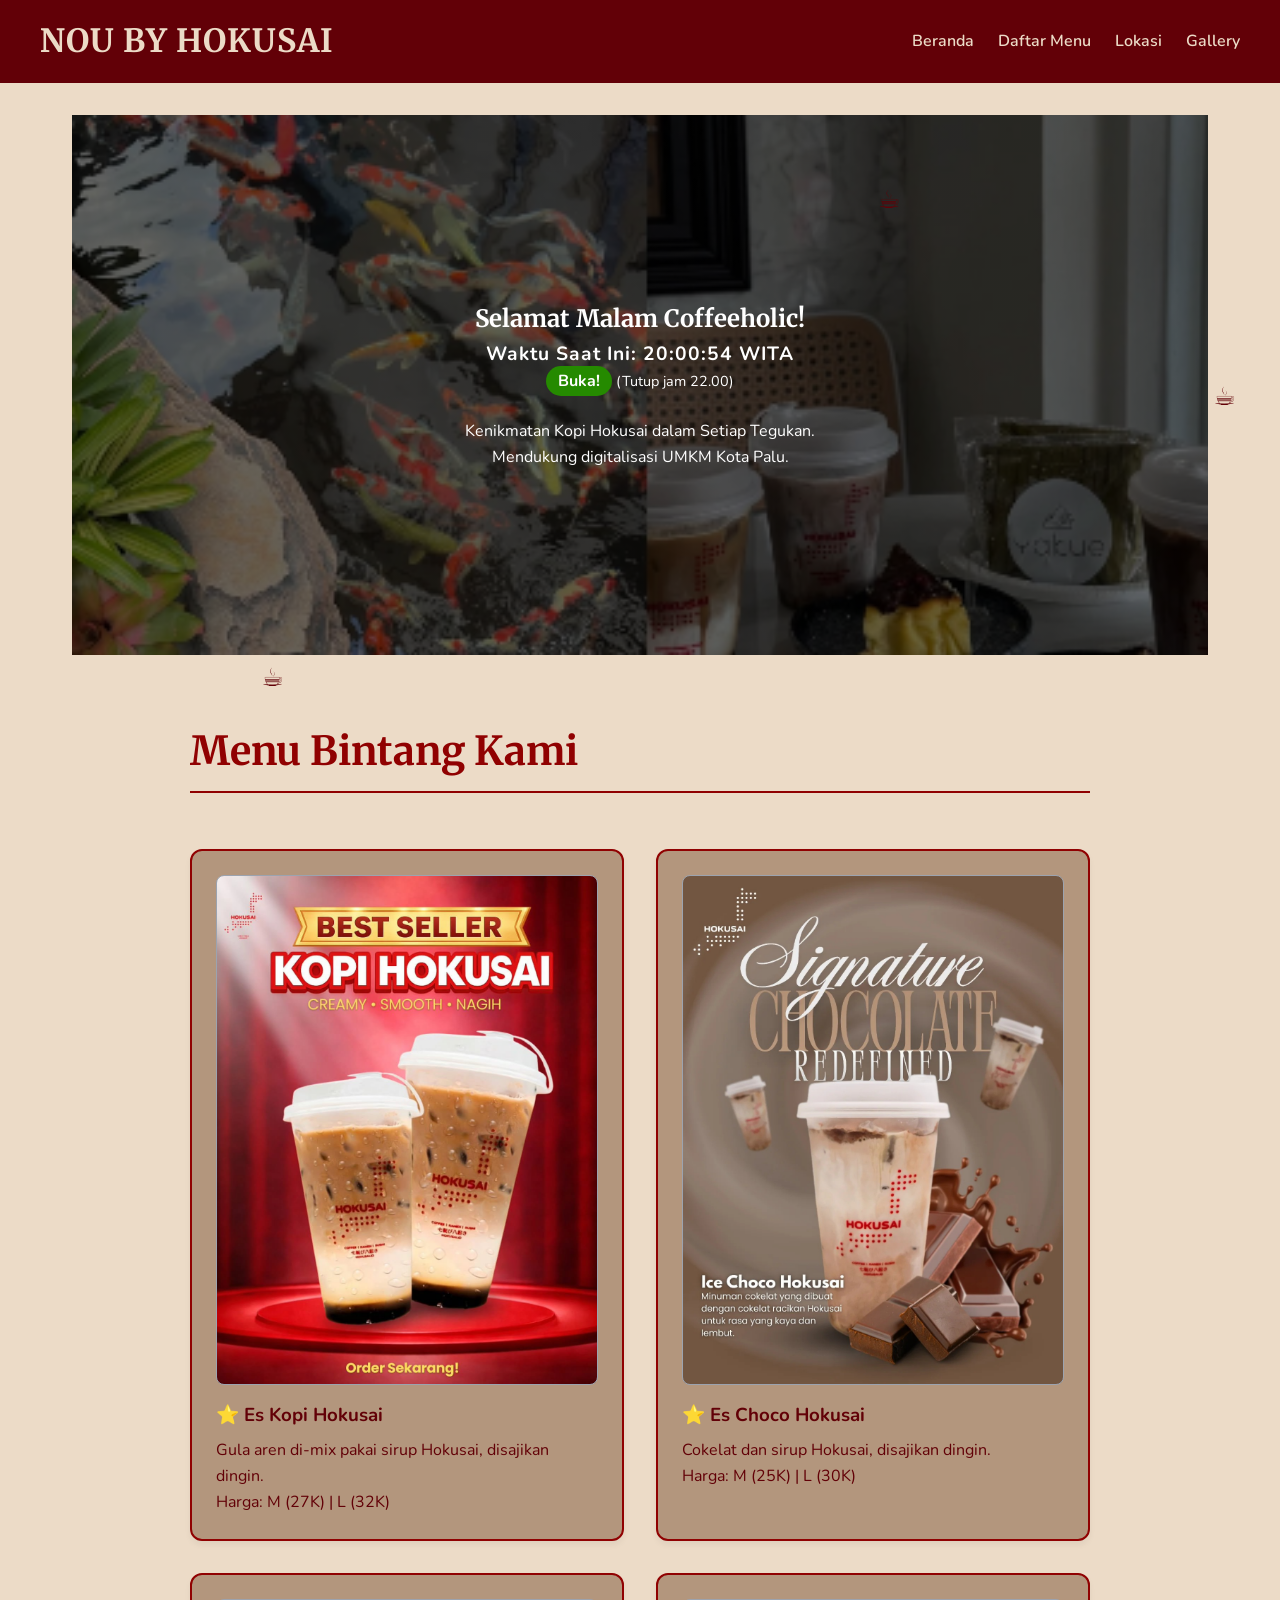
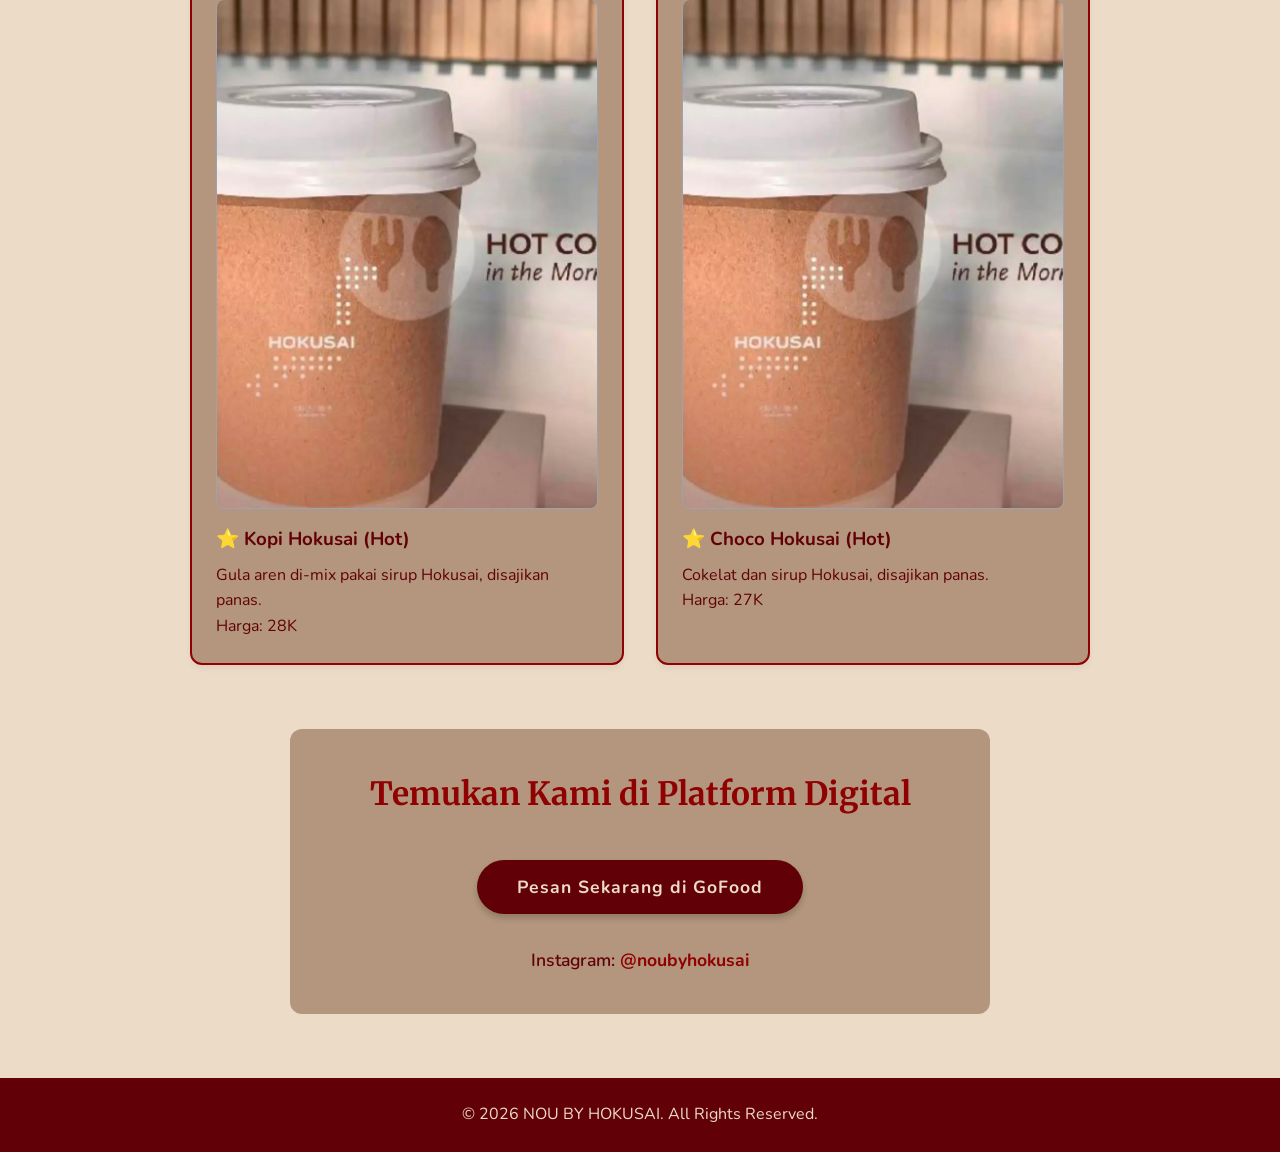
<file: index.html>
<!DOCTYPE html>
<html lang="id">
<head>
    <meta charset="UTF-8">
    <meta name="viewport" content="width=device-width, initial-scale=1.0">
    <title>Beranda - NOU BY HOKUSAI</title>
    <link rel="stylesheet" href="style.css">
    <link rel="icon" type="image/jpeg" href="img/logo.jpeg">
</head>
<body>

    <header>
        <nav>
            <h1>NOU BY HOKUSAI</h1>
            <ul>
                <li><a href="index.html">Beranda</a></li>
                <li><a href="menu.html">Daftar Menu</a></li>
                <li><a href="lokasi.html">Lokasi</a></li>
                <li><a href="gallery.html">Gallery</a></li>
            </ul>
        </nav>
    </header>

    <main>
        <section id="semalat">
            <div class="background">
                <h1 id="teks-sapaan">Selamat Datang di NOU BY HOKUSAI</h1>
                
                <p id="live-clock" style="font-size: 1.2rem; font-weight: bold; letter-spacing: 1px;"></p>
                <p id="toko-status" style="margin-bottom: 1.5rem;"></p>
                
                <p>Kenikmatan Kopi Hokusai dalam Setiap Tegukan.</p>
                <p>Mendukung digitalisasi UMKM Kota Palu.</p>
            </div>
        </section>

        <section id="signature">
            <h2>Menu Bintang Kami</h2>
            

            <article>
                <div class="menu-image-placeholder Es-Kopi-Hokusai"></div>
                <h3>⭐ Es Kopi Hokusai</h3>
                <p>Gula aren di-mix pakai sirup Hokusai, disajikan dingin.</p>
                <p>Harga: M (27K) | L (32K)</p>
            </article>

            <article>
                <div class="menu-image-placeholder Es-Choco-Hokusai"></div>
                <h3>⭐ Es Choco Hokusai</h3>
                <p>Cokelat dan sirup Hokusai, disajikan dingin.</p>
                <p>Harga: M (25K) | L (30K)</p>
            </article>

            <article>
                <div class="menu-image-placeholder Kopi-Hokusai-Hot"></div>
                <h3>⭐ Kopi Hokusai (Hot)</h3>
                <p>Gula aren di-mix pakai sirup Hokusai, disajikan panas.</p>
                <p>Harga: 28K</p>
            </article>

            <article>
                <div class="menu-image-placeholder Choco-Hokusai-Hot"></div>
                <h3>⭐ Choco Hokusai (Hot)</h3>
                <p>Cokelat dan sirup Hokusai, disajikan panas.</p>
                <p>Harga: 27K</p>
            </article>
        </section>
        
        <section id="digital-links">
            <h2>Temukan Kami di Platform Digital</h2>
            
            <a href="https://gofood.link/a/Suc6Edd" target="_blank" class="btn-gofood">Pesan Sekarang di GoFood</a>
            
            <p style="margin-top: 1rem;">Instagram: <a href="https://www.instagram.com/noubyhokusai/" target="_blank" rel="noopener noreferrer">@noubyhokusai</a></p>
        </section>
        </main>

    <footer>
        <p>© 2026 NOU BY HOKUSAI. All Rights Reserved.</p>
    </footer>

    <script src="script.js"></script>

        
</body>
</html>
</file>
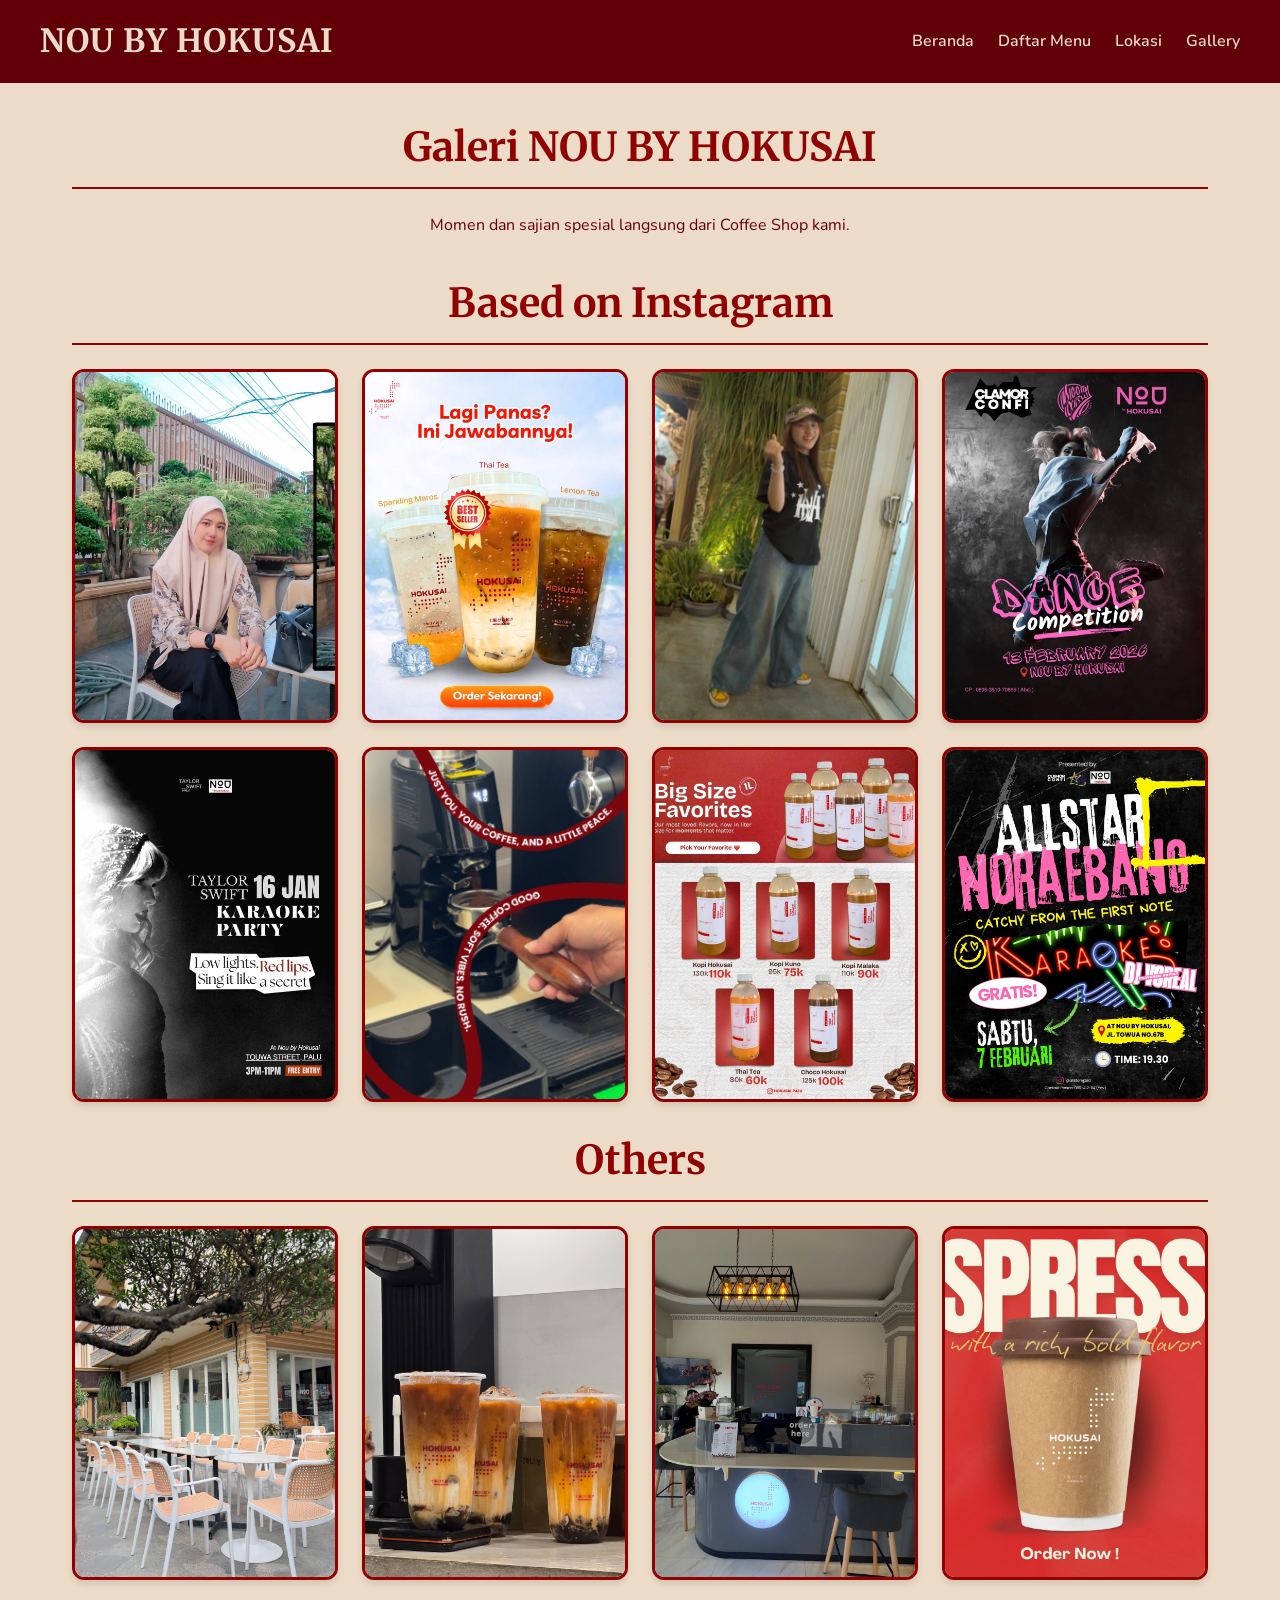
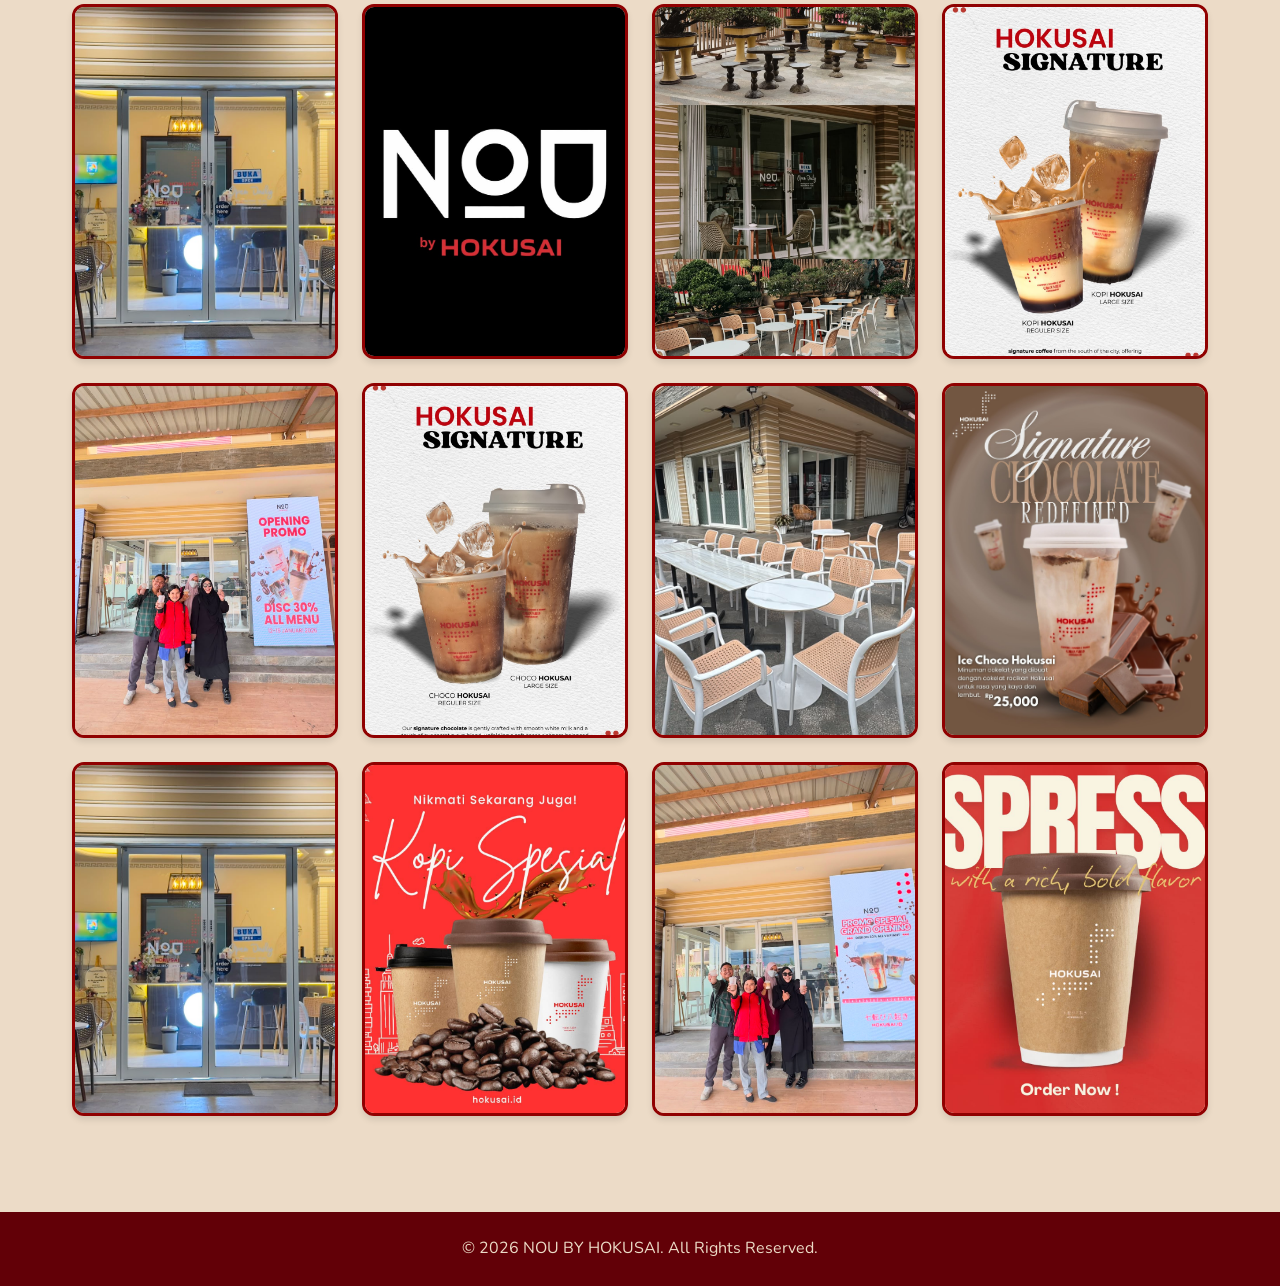
<file: gallery.html>
<!DOCTYPE html>
<html lang="id">
<head>
    <meta charset="UTF-8">
    <meta name="viewport" content="width=device-width, initial-scale=1.0">
    <title>Gallery - NOU BY HOKUSAI</title>
    <link rel="stylesheet" href="style.css">
    <link rel="icon" type="image/jpeg" href="img/logo.jpeg">
</head>
<body>

    <header>
        <nav>
            <h1>NOU BY HOKUSAI</h1>
            <ul>
                <li><a href="index.html">Beranda</a></li>
                <li><a href="menu.html">Daftar Menu</a></li>
                <li><a href="lokasi.html">Lokasi</a></li>
                <li><a href="gallery.html">Gallery</a></li>
            </ul>
        </nav>
    </header>

    <main>
        <section id="gallery">
            <h2>Galeri NOU BY HOKUSAI</h2>
            <p style="text-align: center; margin-bottom: 2rem;">Momen dan sajian spesial langsung dari Coffee Shop kami.</p>

            <h2>Based on Instagram</h2>
            <div class="gallery-grid">
                <div class="gallery-item">
                    <a href="https://www.instagram.com/p/DV3J1cWk2dg/?utm_source=ig_web_copy_link&igsh=MzRlODBiNWFlZA==" target="_blank">
                    <img src="gallery/ig-gallery-1.jpeg" alt="Suasana Kedai NOU BY HOKUSAI">
                    </a>
                </div>
                <div class="gallery-item">
                    <a href="https://www.instagram.com/p/DW5dvNhAWwY/?utm_source=ig_web_copy_link&igsh=MzRlODBiNWFlZA==" target="_blank">
                    <img src="gallery/ig-gallery-2.jpeg" alt="Es Kopi Hokusai">
                    </a> 
                </div>
                <div class="gallery-item">
                    <a href="https://www.instagram.com/reel/DVQg3dUkxOA/?utm_source=ig_web_copy_link&igsh=MzRlODBiNWFlZA==" target="_blank">
                    <img src="gallery/ig-gallery-3.jpeg" alt="Es Choco Hokusai">
                    </a>
                </div>
                <div class="gallery-item">
                    <a href="https://www.instagram.com/p/DUIpOjRkubx/?utm_source=ig_web_copy_link&igsh=MzRlODBiNWFlZA==" target="_blank">
                    <img src="gallery/ig-gallery-4.jpeg" alt="Kopi Hokusai Hot">
                    </a>
                </div>
                <div class="gallery-item">
                    <a href="https://www.instagram.com/p/DTdJA50iaoN/?utm_source=ig_web_copy_link&igsh=MzRlODBiNWFlZA==" target="_blank">
                    <img src="gallery/ig-gallery-5.jpeg" alt="Kopi Hokusai Hot">
                    </a>
                </div>
                <div class="gallery-item">
                    <a href="https://www.instagram.com/reel/DVNwamsCcyu/?utm_source=ig_web_copy_link&igsh=MzRlODBiNWFlZA==" target="_blank">
                    <img src="gallery/ig-gallery-6.jpeg" alt="Kopi Hokusai Hot">
                    </a>
                </div>
                <div class="gallery-item">
                    <a href="https://www.instagram.com/p/DVsB33IgXli/?utm_source=ig_web_copy_link&igsh=MzRlODBiNWFlZA==" target="_blank">
                    <img src="gallery/ig-gallery-7.jpeg" alt="Kopi Hokusai Hot">
                    </a>
                </div>
                <div class="gallery-item">
                    <a href="https://www.instagram.com/p/DT7vVoGgRK2/?utm_source=ig_web_copy_link" target="_blank">
                    <img src="gallery/ig-gallery-8.jpeg" alt="Kopi Hokusai Hot">
                    </a>
                </div>
            </div>

            
            <br>
            <h2>Others</h2>
            <div class="gallery-grid">
                <div class="gallery-item"><img src="gallery/non-gallery-1.jpeg" alt="Suasana Kedai"></div>
                <div class="gallery-item"><img src="gallery/non-gallery-2.jpeg" alt="Gallery"></div>
                <div class="gallery-item"><img src="gallery/non-gallery-3.jpeg" alt="Gallery"></div>
                <div class="gallery-item"><img src="gallery/non-gallery-4.jpeg" alt="Gallery"></div>
                <div class="gallery-item"><img src="gallery/non-gallery-5.jpeg" alt="Gallery"></div>
                <div class="gallery-item"><img src="gallery/non-gallery-6.jpeg" alt="Gallery"></div>
                <div class="gallery-item"><img src="gallery/non-gallery-7.jpeg" alt="Gallery"></div>
                <div class="gallery-item"><img src="gallery/non-gallery-8.jpeg" alt="Gallery"></div>
                <div class="gallery-item"><img src="gallery/non-gallery-9.jpeg" alt="Gallery"></div>
                <div class="gallery-item"><img src="gallery/non-gallery-10.jpeg" alt="Gallery"></div>
                <div class="gallery-item"><img src="gallery/non-gallery-11.jpeg" alt="Gallery"></div>
                <div class="gallery-item"><img src="gallery/non-gallery-12.jpeg" alt="Gallery"></div>
                <div class="gallery-item"><img src="gallery/non-gallery-13.jpeg" alt="Gallery"></div>
                <div class="gallery-item"><img src="gallery/non-gallery-14.jpeg" alt="Gallery"></div>
                <div class="gallery-item"><img src="gallery/non-gallery-15.jpeg" alt="Gallery"></div>
                <div class="gallery-item"><img src="gallery/non-gallery-4.jpeg" alt="Gallery"></div>
            </div>

        </section>
    </main>

    <footer>
        <p>© 2026 NOU BY HOKUSAI. All Rights Reserved.</p>
    </footer>

</body>
</html>
</file>
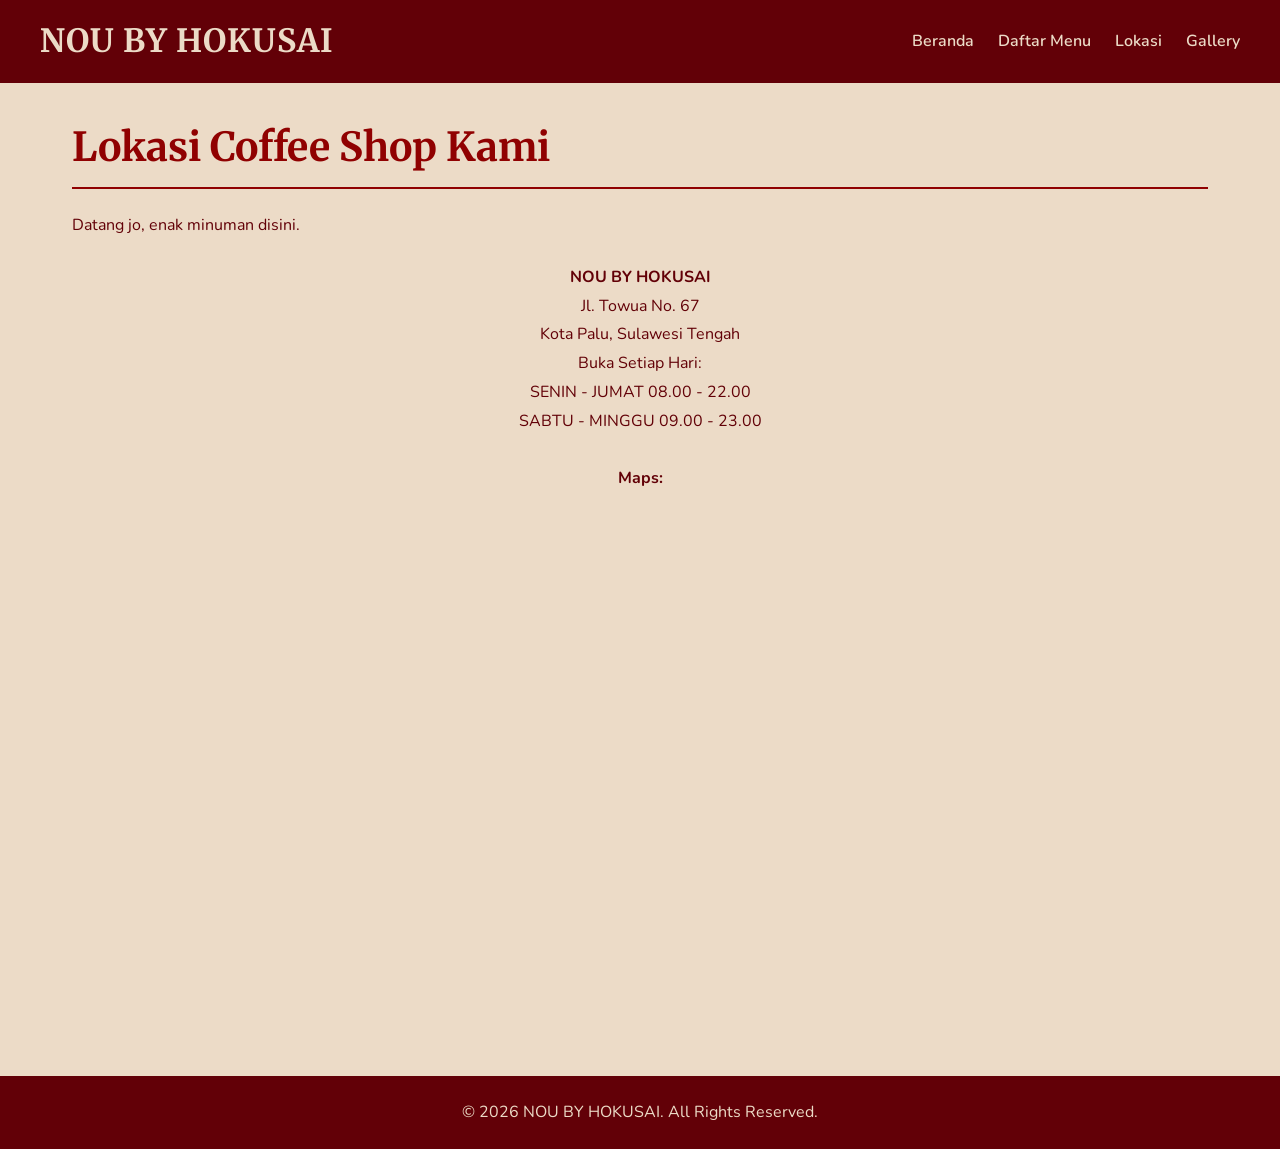
<file: lokasi.html>
<!DOCTYPE html>
<html lang="id">
<head>
    <meta charset="UTF-8">
    <meta name="viewport" content="width=device-width, initial-scale=1.0">
    <title>Lokasi - NOU BY HOKUSAI</title>
    <link rel="stylesheet" href="style.css">
    <link rel="icon" type="image/jpeg" href="img/logo.jpeg">
</head>
<body>


    <header>
        <nav>
            <h1>NOU BY HOKUSAI</h1>
            <ul>
                <li><a href="index.html">Beranda</a></li>
                <li><a href="menu.html">Daftar Menu</a></li>
                <li><a href="lokasi.html">Lokasi</a></li>
                <li><a href="gallery.html">Gallery</a></li>
            </ul>
        </nav>
    </header>

    <main>
        <section id="info-lokasi">
            <h2>Lokasi Coffee Shop Kami</h2>
            <p>Datang jo, enak minuman disini.</p>

            <div class="info-lokasi">
            <address>
                <strong>NOU BY HOKUSAI</strong><br>
                Jl. Towua No. 67<br>
                Kota Palu, Sulawesi Tengah<br>
                Buka Setiap Hari:<br>
                SENIN - JUMAT   08.00 - 22.00<br>
                SABTU - MINGGU  09.00 - 23.00<br>
            </address>


            <div class="gambar-peta">
                <p><strong>Maps:</strong></p>
            <iframe src="https://www.google.com/maps/embed?pb=!1m18!1m12!1m3!1d576.713925994355!2d119.88026269578502!3d-0.9249340535171068!2m3!1f0!2f0!3f0!3m2!1i1024!2i768!4f13.1!3m3!1m2!1s0x2d8bf3005d8a3ad1%3A0xd2a06f12a8db20ae!2sNou%20by%20Hokusai!5e0!3m2!1sid!2sid!4v1781146817493!5m2!1sid!2sid" width="600" height="450" style="border:0;" allowfullscreen="" loading="lazy" referrerpolicy="no-referrer-when-downgrade"></iframe>
                </a>
            </div>
            </div>
            </section>
    </main>

    <footer>
        <p>&copy; 2026 NOU BY HOKUSAI. All Rights Reserved.</p>
    </footer>

</body>
</html>
</file>
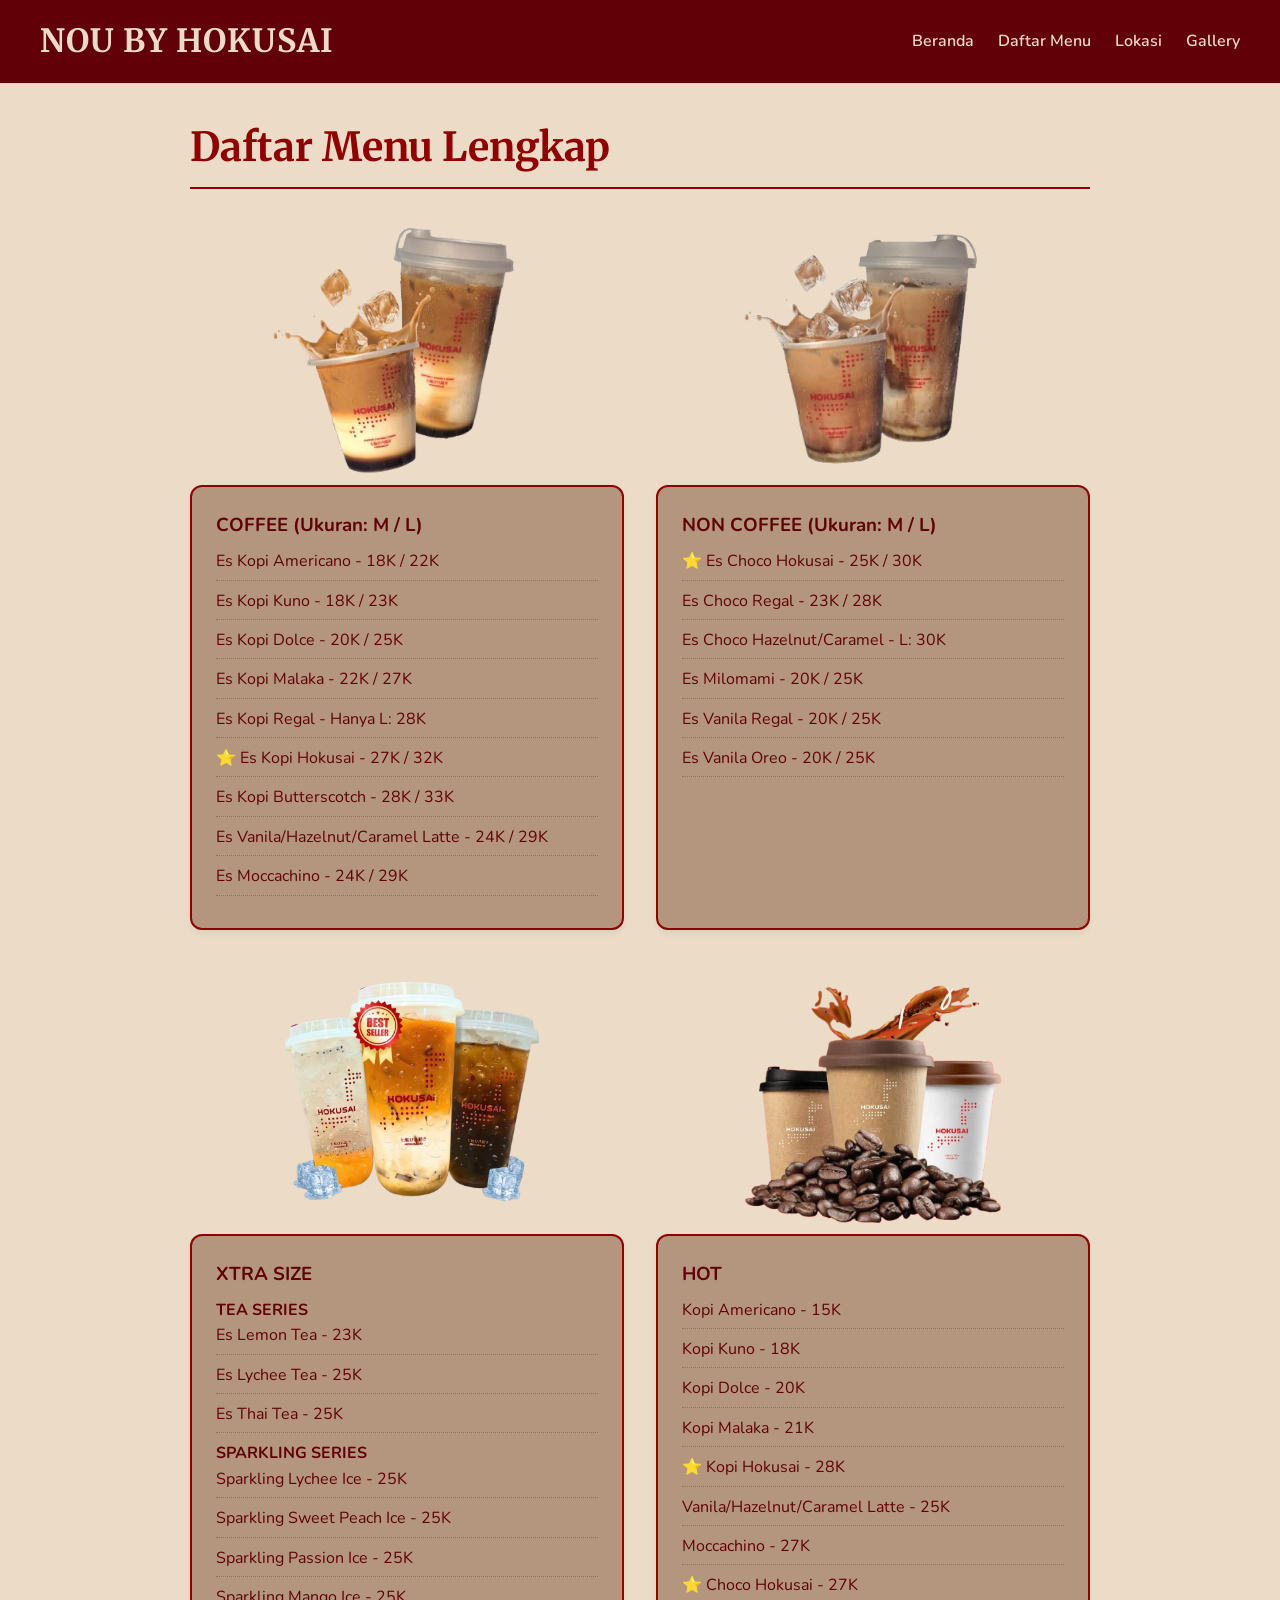
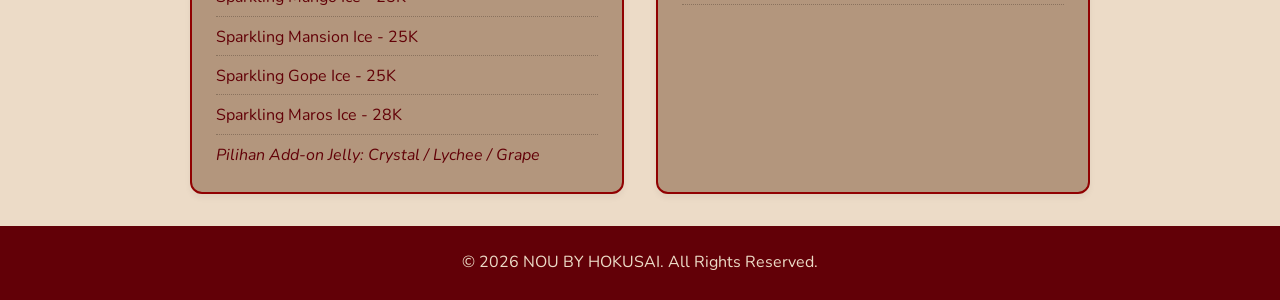
<file: menu.html>
<!DOCTYPE html>
<html lang="id">
<head>
    <meta charset="UTF-8">
    <meta name="viewport" content="width=device-width, initial-scale=1.0">
    <title>Daftar Menu - NOU BY HOKUSAI</title>
    <link rel="stylesheet" href="style.css">
    <link rel="icon" type="image/jpeg" href="img/logo.jpeg">
</head>
<body>

    <header>
        <nav>
            <h1>NOU BY HOKUSAI</h1>
            <ul>
                <li><a href="index.html">Beranda</a></li>
                <li><a href="menu.html">Daftar Menu</a></li>
                <li><a href="lokasi.html">Lokasi</a></li>
                <li><a href="gallery.html">Gallery</a></li>
            </ul>
        </nav>
    </header>

    <main>
        <section id="full-menu">
            <h2>Daftar Menu Lengkap</h2>
            <article class="es-kopi-hokusai">
                <h3>COFFEE (Ukuran: M / L)</h3>
                <ul>
                    <li>Es Kopi Americano - 18K / 22K</li>
                    <li>Es Kopi Kuno - 18K / 23K</li>
                    <li>Es Kopi Dolce - 20K / 25K</li>
                    <li>Es Kopi Malaka - 22K / 27K</li>
                    <li>Es Kopi Regal - Hanya L: 28K</li>
                    <li>⭐ Es Kopi Hokusai - 27K / 32K</li>
                    <li>Es Kopi Butterscotch - 28K / 33K</li>
                    <li>Es Vanila/Hazelnut/Caramel Latte - 24K / 29K</li>
                    <li>Es Moccachino - 24K / 29K</li>
                </ul>
            </article>

            <article class="es-umum">
                <h3>NON COFFEE (Ukuran: M / L)</h3>
                <ul>
                    <li>⭐ Es Choco Hokusai - 25K / 30K</li>
                    <li>Es Choco Regal - 23K / 28K</li>
                    <li>Es Choco Hazelnut/Caramel - L: 30K</li>
                    <li>Es Milomami - 20K / 25K</li>
                    <li>Es Vanila Regal - 20K / 25K</li>
                    <li>Es Vanila Oreo - 20K / 25K</li>
                </ul>
            </article>

            <article class="xtra-size">
                <h3>XTRA SIZE</h3>
                
                <h4>TEA SERIES</h4>
                <ul>
                    <li>Es Lemon Tea - 23K</li>
                    <li>Es Lychee Tea - 25K</li>
                    <li>Es Thai Tea - 25K</li>
                </ul>

                <h4>SPARKLING SERIES</h4>
                <ul>
                    <li>Sparkling Lychee Ice - 25K</li>
                    <li>Sparkling Sweet Peach Ice - 25K</li>
                    <li>Sparkling Passion Ice - 25K</li>
                    <li>Sparkling Mango Ice - 25K</li>
                    <li>Sparkling Mansion Ice - 25K</li>
                    <li>Sparkling Gope Ice - 25K</li>
                    <li>Sparkling Maros Ice - 28K</li>
                </ul>
                <p><em>Pilihan Add-on Jelly: Crystal / Lychee / Grape</em></p>
            </article>

            <article class="kopi-hot">
                <h3>HOT</h3>
                <ul>
                    <li>Kopi Americano - 15K</li>
                    <li>Kopi Kuno - 18K</li>
                    <li>Kopi Dolce - 20K</li>
                    <li>Kopi Malaka - 21K</li>
                    <li>⭐ Kopi Hokusai - 28K</li>
                    <li>Vanila/Hazelnut/Caramel Latte - 25K</li>
                    <li>Moccachino - 27K</li>
                    <li>⭐ Choco Hokusai - 27K</li>
                </ul>
            </article>

        </section>
    </main>

    <footer>
        <p>&copy; 2026 NOU BY HOKUSAI. All Rights Reserved.</p>
    </footer>

</body>
</html>
</file>
<file: style.css>
@import url('https://fonts.googleapis.com/css2?family=Merriweather:wght@400;700;900&family=Nunito:wght@400;600;700&display=swap');

/* color palette */
:root {
    --cream: #ECDBC7;
    --cream2: #B3967D; 
    --brown: #84473C; 
    --red: #900101;
    --maroon: #620007;
}

* {
    margin: 0;
    padding: 0;
    box-sizing: border-box;
    font-family: 'Nunito', system-ui, sans-serif;
}

body {
    background-color: var(--cream);
    color: var(--maroon);
    line-height: 1.6;
    display: flex;
    flex-direction: column;
    min-height: 100vh;
    -webkit-font-smoothing: antialiased;
}

main {
    flex: 1;
    max-width: 1200px;
    margin: 0 auto;
    padding: 2rem;
    width: 100%;
}

header {
    background-color: var(--maroon);
    color: var(--cream);
    padding: 1rem 2rem;
    position: sticky;
    top: 0;
    z-index: 100;
}

nav {
    display: flex;
    justify-content: space-between;
    align-items: center;
    max-width: 1200px;
    margin: 0 auto;
    flex-wrap: wrap; 
}

nav h1 {
    font-size: 1.5rem;
    letter-spacing: 2px;
}

nav ul {
    list-style: none;
    display: flex;
    gap: 1.5rem;
}

nav a {
    color: var(--cream);
    text-decoration: none;
    font-weight: 600;
    transition: color 0.3s ease;
}

nav a:hover {
    color: var(--brown); 
}

section {
    margin-bottom: 4rem;
}

h2 {
    color: var(--red);
    border-bottom: 2px solid var(--red); 
    padding-bottom: 0.5rem;
    margin-bottom: 1.5rem;
    font-size: 2rem;
}

h3 {
    color: var(--maroon);
    margin-bottom: 0.5rem;
}

#signature, #full-menu {
    display: grid;
    grid-template-columns: repeat(2, 1fr);
    gap: 2rem;          
    max-width: 900px;
    margin: 0 auto;
}

#signature h2, #full-menu h2 {
    grid-column: 1 / -1;
}

article {
    background-color: var(--cream2);
    padding: 1.5rem;
    border-radius: 12px;
    border: 2px solid var(--red); 
    box-shadow: 0 4px 6px rgba(0,0,0,0.05);
    transition: transform 0.3s ease;
}

article:hover {
    transform: translateY(-5px);
    box-shadow: 0 8px 15px rgba(111, 26, 7, 0.15); 
}

.menu-image-placeholder {
    width: 100%;
    aspect-ratio: 3 / 4; 
    background-color: #d1d5db;
    border-radius: 8px;
    border: 1px solid #9ca3af;
    margin-bottom: 1rem;
}

article ul {
    list-style-type: none;
}

article li {
    margin-bottom: 0.5rem;
    border-bottom: 1px dotted rgba(43, 33, 24, 0.3);
    padding-bottom: 0.3rem;
}

a {
    color: var(--red);
    text-decoration: none;
    font-weight: bold;
}

a:hover {
    text-decoration: underline;
}

footer {
    background-color: var(--maroon);
    color: var(--cream);
    text-align: center;
    padding: 1.5rem;
    margin-top: auto;
}

@media (max-width: 600px) {
    nav {
        flex-direction: column;
        gap: 1rem;
        text-align: center;
    }
    nav ul {
        flex-wrap: wrap;
        justify-content: center;
    }
    h2 {
        font-size: 1.5rem;
    }
    main {
        padding: 1rem;
    }
    #signature, #full-menu {
        grid-template-columns: 1fr;
    }
    .gallery-grid {
        grid-template-columns: repeat(auto-fit, minmax(140px, 1fr)) !important;
        gap: 0.8rem !important;
    }
    #digital-links {
        padding: 1.5rem 1rem !important;
    }
}

h1, h2 {
    font-family: 'Merriweather', serif;
    font-weight: 700;
}

nav h1 {
    font-size: 2rem;
    letter-spacing: 1px;
}

h2 {
    color: var(--red);
    border-bottom: 2px solid var(--red);
    padding-bottom: 0.5rem;
    margin-bottom: 1.5rem;
    font-size: 2.5rem; 
}

.Es-Kopi-Hokusai { background-image: url('img/1Es-Kopi-Hokusai.jpeg'); background-size: cover; background-position: center; }
.Es-Choco-Hokusai { background-image: url('img/2Ice-Choco-Hokusai.jpeg'); background-size: cover; background-position: center; }
.Kopi-Hokusai-Hot { background-image: url('img/3Hot-Coffee-Hokusai.jpeg'); background-size: cover; background-position: center; }
.Choco-Hokusai-Hot { background-image: url('img/3Hot-Coffee-Hokusai.jpeg'); background-size: cover; background-position: center; }

.background {
    display: flex;
    flex-direction: column; 
    justify-content: center; 
    align-items: center; 
    text-align: center;
    min-height: 60vh;
    background-image: linear-gradient(rgba(0,0,0,0.6), rgba(0,0,0,0.6)), url('img/4tokoKopi.png');
    background-size: cover;
    background-position: center;
    color: white;
}

#gallery h2 {
    text-align: center; 
}

.gallery-grid {
    display: grid;
    grid-template-columns: repeat(auto-fit, minmax(250px, 1fr));
    gap: 1.5rem;
}

.gallery-item {
    overflow: hidden;
    border-radius: 12px;
    box-shadow: 0 4px 6px rgba(0,0,0,0.1);
    aspect-ratio: 3 / 4;
    border: 3px solid var(--red); 
}

.gallery-item img {
    width: 100%;
    height: 100%;
    object-fit: cover; 
    transition: transform 0.4s ease;
}

.gallery-item:hover img {
    transform: scale(1.1);
}

.info-lokasi {
    display: flex;
    flex-direction: column;
    align-items: center;
    text-align: center;
    gap: 30px;
    margin-top: 1.5rem;
}

.info-lokasi address {
    font-style: normal;
    line-height: 1.8;
}

.gambar-peta {
    width: 100%;
    max-width: 900px;
}

.gambar-peta iframe {
    width: 100%;
    height: 480px;
    border: none;
    border-radius: 13px;
}

#digital-links {
    text-align: center; 
    background-color: var(--cream2); 
    padding: 2.5rem 2rem;
    border-radius: 12px;
    max-width: 700px;
    margin: 4rem auto 2rem auto;
}

#digital-links h2 {
    border-bottom: none;
    font-size: 2rem; 
    margin-bottom: 1rem;
}

#digital-links p {
    font-size: 1.1rem;
    font-weight: 600;
}

.btn-gofood {
    display: inline-block;
    background-color: var(--maroon);
    color: var(--cream) !important;
    padding: 0.8rem 2.5rem;
    border-radius: 50px;
    font-size: 1.1rem;
    letter-spacing: 1px;
    box-shadow: 0 4px 6px rgba(0,0,0,0.2);
    margin: 1rem 0;
    transition: all 0.3s ease;
}

.btn-gofood:hover {
    transform: translateY(-4px);
    box-shadow: 0 8px 15px rgba(98, 0, 7, 0.4);
    text-decoration: none;
}

#full-menu article:nth-of-type(1),
#full-menu article:nth-of-type(2) {
    margin-top: 15rem;     
}

#full-menu article:nth-of-type(3),
#full-menu article:nth-of-type(4) {
    margin-top: 17rem;    
}

#full-menu article {
    position: relative;   
}

#full-menu article:nth-of-type(1)::before,
#full-menu article:nth-of-type(2)::before {
    content: "";
    position: absolute;  
    left: 50%;
    transform: translateX(-50%);
    background-size: contain;
    background-repeat: no-repeat;
    background-position: center bottom;
   
    width: 530px;         
    height: 530px;        
    top: -430px;          
}

#full-menu article:nth-of-type(3)::before,
#full-menu article:nth-of-type(4)::before {
    content: "";
    position: absolute;   
    left: 50%;
    transform: translateX(-50%);
    background-size: contain;
    background-repeat: no-repeat;
    background-position: center bottom;

    width: 370px;         
    height: 370px;        
    top: -360px;          
}

article.es-kopi-hokusai::before { background-image: url('daftar_menu/coffee_noBg.png'); }
article.es-umum::before { background-image: url('daftar_menu/nonCoffee_noBg.png'); }
article.xtra-size::before { background-image: url('daftar_menu/tea_noBg.png'); }
article.kopi-hot::before { background-image: url('daftar_menu/hotCoffee_noBg.png'); }
</file>
